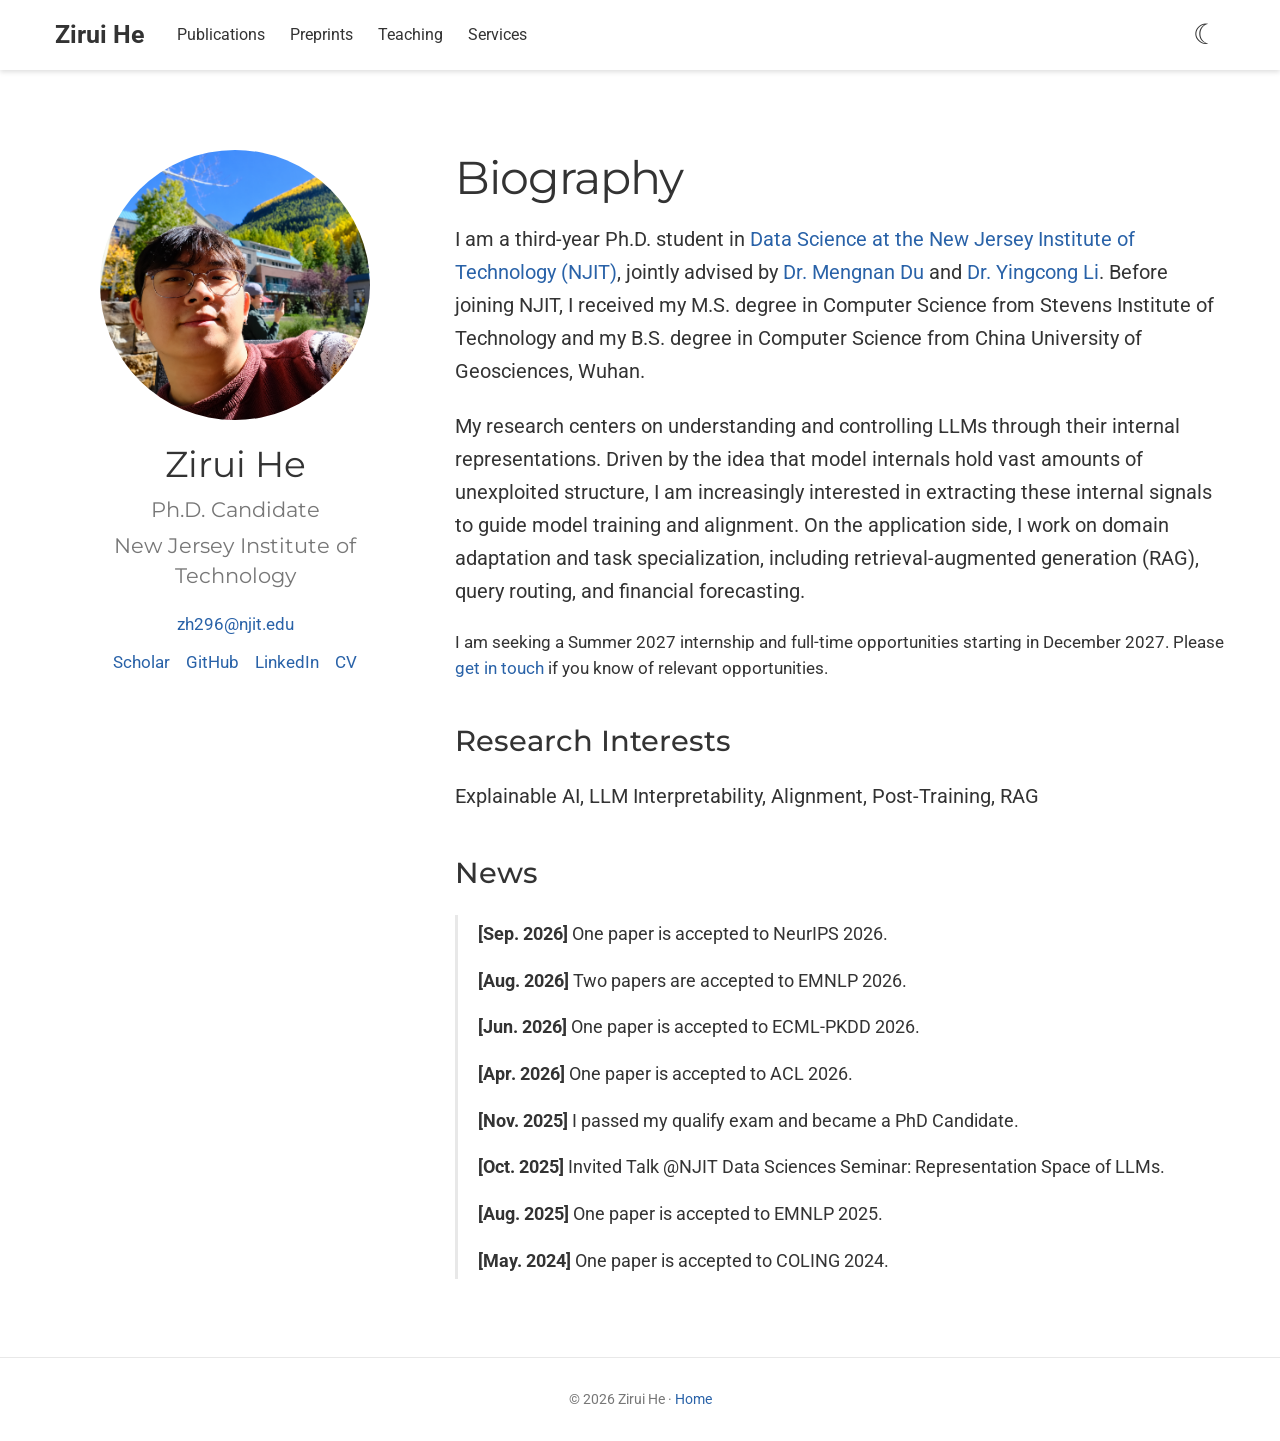
<file: index.html>
<!doctype html>
<html lang="en">
<head>
<meta charset="utf-8"><meta name="viewport" content="width=device-width, initial-scale=1">
<title>Zirui He</title>
<meta name="description" content="Personal academic homepage of Zirui He, Ph.D. Candidate at NJIT, working on LLM interpretability.">
<link rel="canonical" href="https://ziruihe99.github.io/">
<link rel="icon" href="/favicon.png">
<link rel="stylesheet" href="https://fonts.googleapis.com/css?family=Montserrat:400,700%7CRoboto:400,400italic,700&amp;display=swap">
<link rel="stylesheet" href="/academic.css">
<script>try{document.documentElement.dataset.theme=localStorage.getItem('theme')||'light'}catch(e){}</script>
</head>
<body>
<a class="skip" href="#main">Skip to content</a>
<header class="topbar"><nav aria-label="Main navigation" class="nav-inner">
<a class="brand" href="/">Zirui He</a>
<div class="nav-links"><a href="/publications.html" >Publications</a><a href="/preprints.html" >Preprints</a><a href="/teaching.html" >Teaching</a><a href="/services.html" >Services</a></div>
<button id="theme-toggle" aria-label="Switch to dark mode" title="Switch color theme">☾</button>
</nav></header>
<main id="main" class="home">

<aside class="profile" aria-label="Profile">
<img class="portrait" src="/portrait-fig2.png" alt="Zirui He" width="270" height="270">
<h1>Zirui He</h1><p class="position">Ph.D. Candidate</p><p class="affiliation">New Jersey Institute of Technology</p>
<a class="email" href="mailto:zh296@njit.edu">zh296@njit.edu</a>
<div class="socials"><a href="https://scholar.google.com/citations?user=ud9PPKAAAAAJ&hl=en&authuser=1">Scholar</a><a href="https://github.com/Ineedanamehere">GitHub</a><a href="https://www.linkedin.com/in/zirui-he-77b91a217">LinkedIn</a><a href="/curriculum_vitae.pdf">CV</a></div>
</aside>

<article>
<h2 id="biography">Biography</h2>

<p>I am a third-year Ph.D. student in <a href="https://ds.njit.edu/">Data Science at the New Jersey Institute of Technology (NJIT)</a>, jointly advised by <a href="https://mengnandu.com/">Dr. Mengnan Du</a> and <a href="https://yingcong-li.github.io/">Dr. Yingcong Li</a>. Before joining NJIT, I received my M.S. degree in Computer Science from Stevens Institute of Technology and my B.S. degree in Computer Science from China University of Geosciences, Wuhan.</p>

<p>My research centers on understanding and controlling LLMs through their internal representations. Driven by the idea that model internals hold vast amounts of unexploited structure, I am increasingly interested in extracting these internal signals to guide model training and alignment. On the application side, I work on domain adaptation and task specialization, including retrieval-augmented generation (RAG), query routing, and financial forecasting.</p>  
  
<p style="font-size: 0.85em; line-height: 1.5;">I am seeking a Summer 2027 internship and full-time opportunities starting in December 2027. Please <a href="mailto:zh296@njit.edu">get in touch</a> if you know of relevant opportunities.</p>

<h2 id="research-interests">Research Interests</h2>

<p>Explainable AI, LLM Interpretability, Alignment, Post-Training, RAG</p>

<h2 id="news">News</h2>
<ul>
  <li><strong>[Sep. 2026]</strong> One paper is accepted to NeurIPS 2026.</li>
  <li><strong>[Aug. 2026]</strong> Two papers are accepted to EMNLP 2026.</li>
  <li><strong>[Jun. 2026]</strong> One paper is accepted to ECML-PKDD 2026.</li>
  <li><strong>[Apr. 2026]</strong> One paper is accepted to ACL 2026.</li>
  <li><strong>[Nov. 2025]</strong> I passed my qualify exam and became a PhD Candidate.</li>
  <li><strong>[Oct. 2025]</strong> Invited Talk @NJIT Data Sciences Seminar: Representation Space of LLMs.</li>
  <li><strong>[Aug. 2025]</strong> One paper is accepted to EMNLP 2025.</li>
  <li><strong>[May. 2024]</strong> One paper is accepted to COLING 2024.</li>
</ul>

</article>
</main>
<footer>© 2026 Zirui He · <a href="/">Home</a></footer>
<script src="/academic.js"></script>
</body></html>
</file>
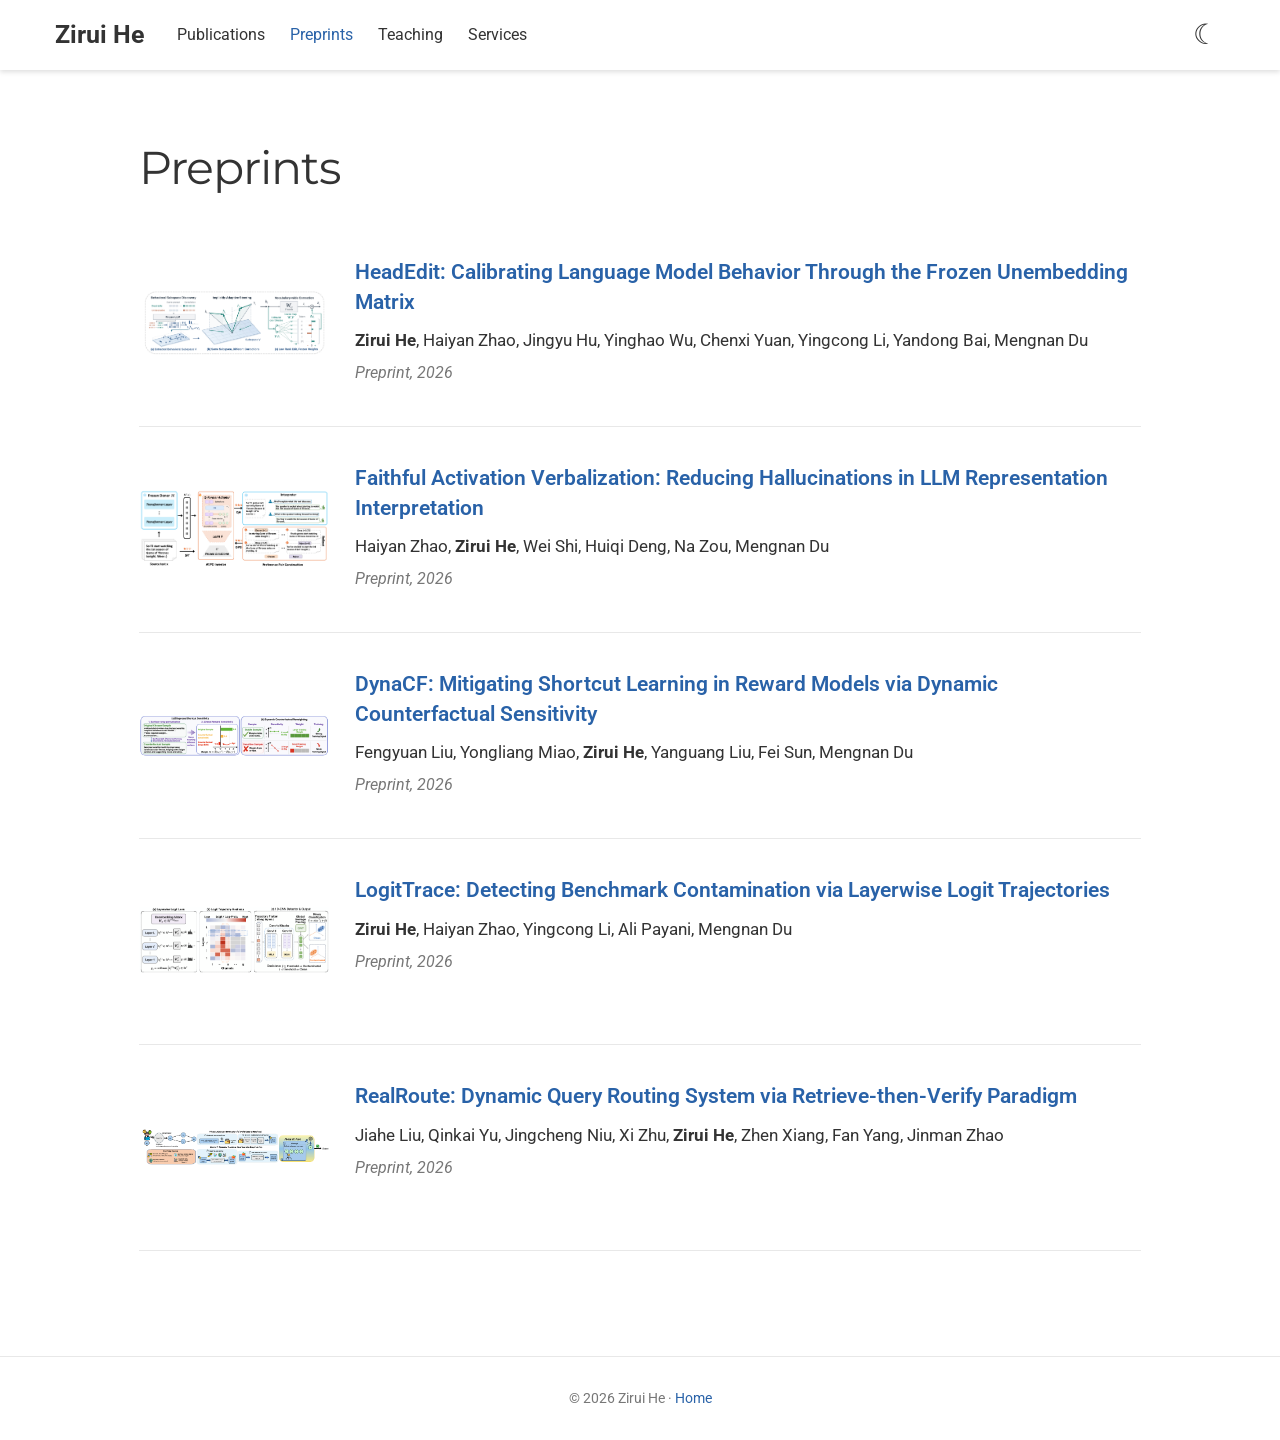
<file: preprints.html>
<!doctype html>
<html lang="en">
<head>
<meta charset="utf-8"><meta name="viewport" content="width=device-width, initial-scale=1">
<title>Preprints | Zirui He</title>
<meta name="description" content="Personal academic homepage of Zirui He, Ph.D. Candidate at NJIT, working on LLM interpretability.">
<link rel="canonical" href="https://ziruihe99.github.io/preprints.html">
<link rel="icon" href="/favicon.png">
<link rel="stylesheet" href="https://fonts.googleapis.com/css?family=Montserrat:400,700%7CRoboto:400,400italic,700&amp;display=swap">
<link rel="stylesheet" href="/academic.css">
<script>try{document.documentElement.dataset.theme=localStorage.getItem('theme')||'light'}catch(e){}</script>
</head>
<body>
<a class="skip" href="#main">Skip to content</a>
<header class="topbar"><nav aria-label="Main navigation" class="nav-inner">
<a class="brand" href="/">Zirui He</a>
<div class="nav-links"><a href="/publications.html" >Publications</a><a href="/preprints.html" aria-current="page">Preprints</a><a href="/teaching.html" >Teaching</a><a href="/services.html" >Services</a></div>
<button id="theme-toggle" aria-label="Switch to dark mode" title="Switch color theme">☾</button>
</nav></header>
<main id="main" class="document">

<article>
<h2 id="preprints" class="publication-heading">Preprints</h2>

<div class="publications">
<ol class="bibliography">



<li>
<div class="pub-row">
  <div class="col-sm-3 abbr" style="position: relative;padding-right: 15px;padding-left: 15px;">
     
    <img src="/headedit.png" class="teaser img-fluid z-depth-1" alt="Figure for HeadEdit: Calibrating Language Model Behavior Through the Frozen Unembedding Matrix" loading="lazy" />
    
    
  </div>
  <div class="col-sm-9" style="position: relative;padding-right: 15px;padding-left: 20px;">
      <div class="title"><a href="https://arxiv.org/abs/2610.01170">HeadEdit: Calibrating Language Model Behavior Through the Frozen Unembedding Matrix</a></div>
      <div class="author"><strong>Zirui He</strong>, Haiyan Zhao, Jingyu Hu, Yinghao Wu, Chenxi Yuan, Yingcong Li, Yandong Bai, Mengnan Du</div>
      <div class="periodical"><em>Preprint, 2026</em>
      </div>
    
  </div>
</div>
</li>
<br />



<li>
<div class="pub-row">
  <div class="col-sm-3 abbr" style="position: relative;padding-right: 15px;padding-left: 15px;">
     
    <img src="/avpo.png" class="teaser img-fluid z-depth-1" alt="Figure for Faithful Activation Verbalization: Reducing Hallucinations in LLM Representation Interpretation" loading="lazy" />
    
    
  </div>
  <div class="col-sm-9" style="position: relative;padding-right: 15px;padding-left: 20px;">
      <div class="title"><a href="https://arxiv.org/abs/2609.34033">Faithful Activation Verbalization: Reducing Hallucinations in LLM Representation Interpretation</a></div>
      <div class="author">Haiyan Zhao, <strong>Zirui He</strong>, Wei Shi, Huiqi Deng, Na Zou, Mengnan Du</div>
      <div class="periodical"><em>Preprint, 2026</em>
      </div>
    
  </div>
</div>
</li>
<br />



<li>
<div class="pub-row">
  <div class="col-sm-3 abbr" style="position: relative;padding-right: 15px;padding-left: 15px;">
     
    <img src="/dynacf.png" class="teaser img-fluid z-depth-1" alt="Figure for DynaCF: Mitigating Shortcut Learning in Reward Models via Dynamic Counterfactual Sensitivity" loading="lazy" />
    
    
  </div>
  <div class="col-sm-9" style="position: relative;padding-right: 15px;padding-left: 20px;">
      <div class="title"><a href="http://arxiv.org/abs/2606.09043">DynaCF: Mitigating Shortcut Learning in Reward Models via Dynamic Counterfactual Sensitivity</a></div>
      <div class="author">Fengyuan Liu, Yongliang Miao, <strong>Zirui He</strong>, Yanguang Liu, Fei Sun, Mengnan Du</div>
      <div class="periodical"><em>Preprint, 2026</em>
      </div>
    
  </div>
</div>
</li>
<br />



<li>
<div class="pub-row">
  <div class="col-sm-3 abbr" style="position: relative;padding-right: 15px;padding-left: 15px;">
     
    <img src="/logittrace.png" class="teaser img-fluid z-depth-1" alt="Figure for LogitTrace: Detecting Benchmark Contamination via Layerwise Logit Trajectories" loading="lazy" />
    
    
  </div>
  <div class="col-sm-9" style="position: relative;padding-right: 15px;padding-left: 20px;">
      <div class="title"><a href="https://arxiv.org/abs/2509.20909v2">LogitTrace: Detecting Benchmark Contamination via Layerwise Logit Trajectories</a></div>
      <div class="author"><strong>Zirui He</strong>, Haiyan Zhao, Yingcong Li, Ali Payani, Mengnan Du</div>
      <div class="periodical"><em>Preprint, 2026</em>
      </div>
    
  </div>
</div>
</li>
<br />



<li>
<div class="pub-row">
  <div class="col-sm-3 abbr" style="position: relative;padding-right: 15px;padding-left: 15px;">
     
    <img src="/realroute.png" class="teaser img-fluid z-depth-1" alt="Figure for RealRoute: Dynamic Query Routing System via Retrieve-then-Verify Paradigm" loading="lazy" />
    
    
  </div>
  <div class="col-sm-9" style="position: relative;padding-right: 15px;padding-left: 20px;">
      <div class="title"><a href="http://arxiv.org/abs/2604.20860">RealRoute: Dynamic Query Routing System via Retrieve-then-Verify Paradigm</a></div>
      <div class="author">Jiahe Liu, Qinkai Yu, Jingcheng Niu, Xi Zhu, <strong>Zirui He</strong>, Zhen Xiang, Fan Yang, Jinman Zhao</div>
      <div class="periodical"><em>Preprint, 2026</em>
      </div>
    
  </div>
</div>
</li>
<br />



</ol>
</div>

</article>
</main>
<footer>© 2026 Zirui He · <a href="/">Home</a></footer>
<script src="/academic.js"></script>
</body></html>
</file>
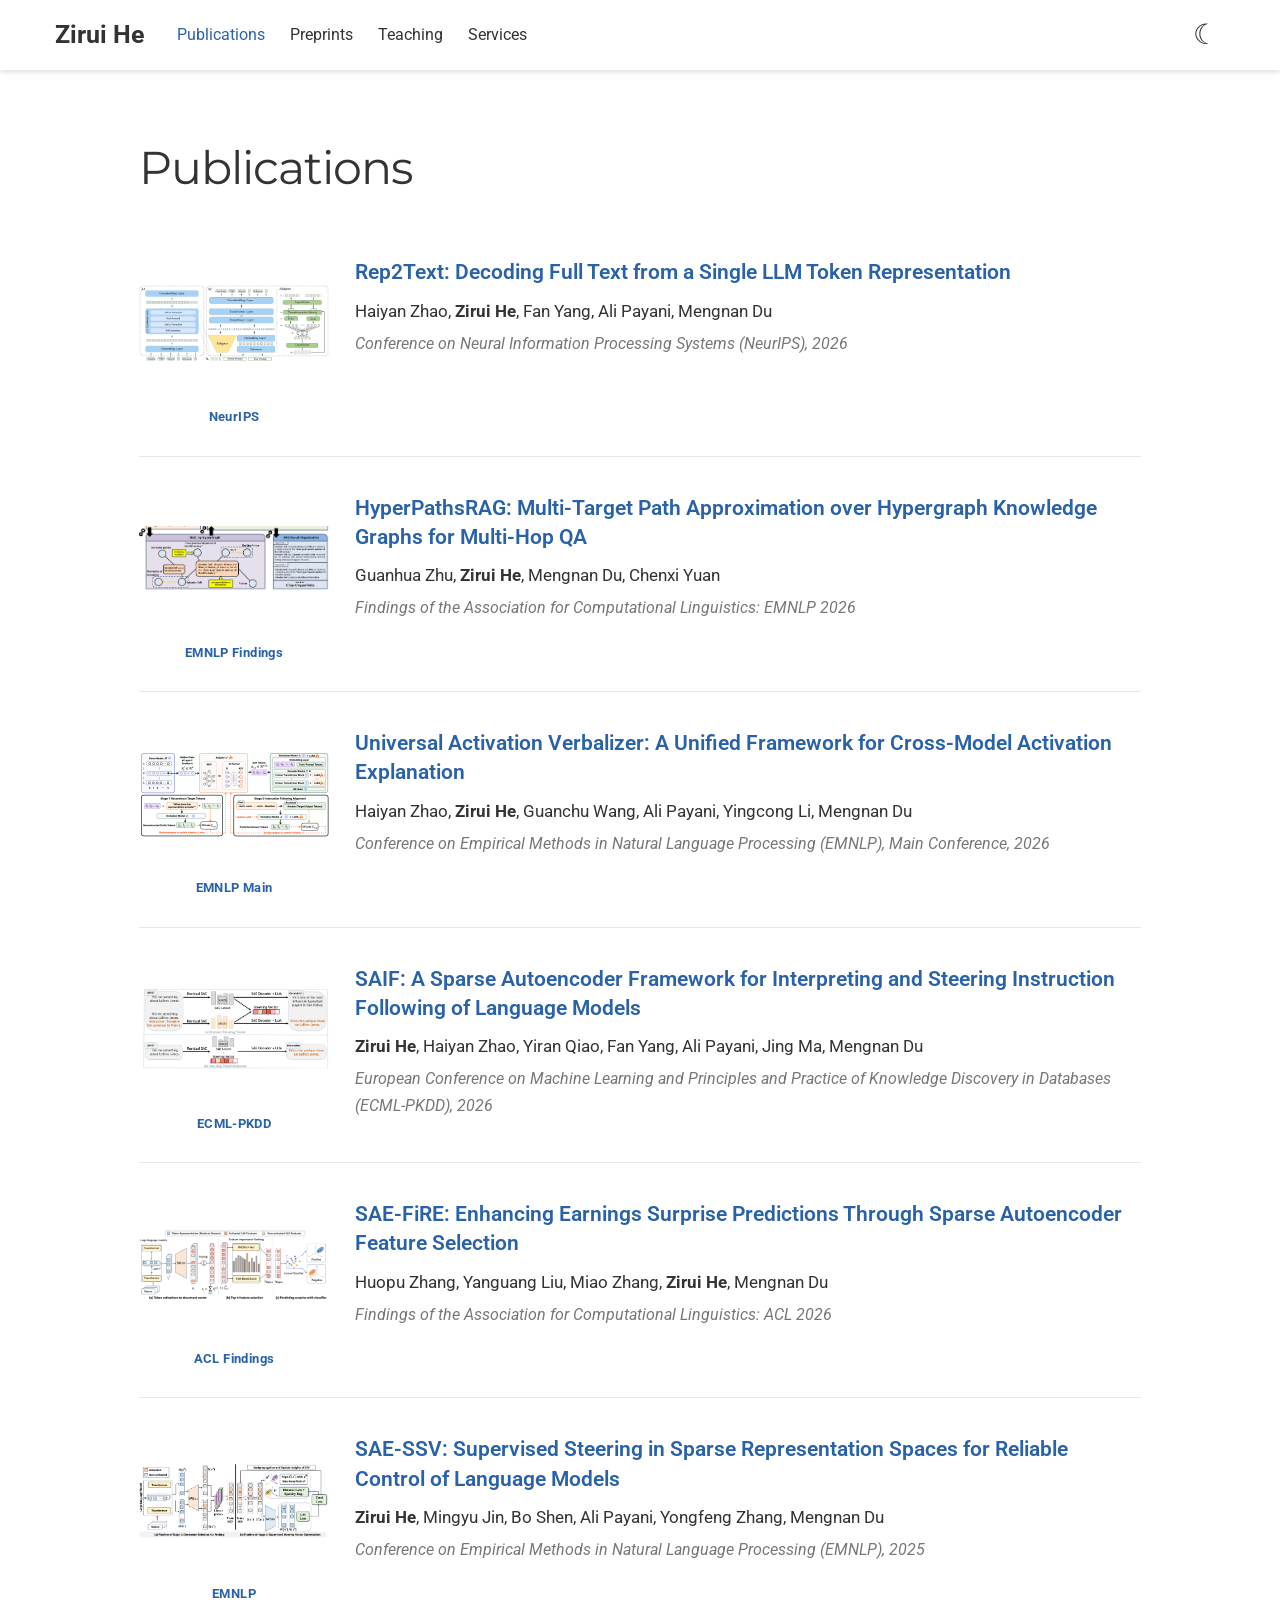
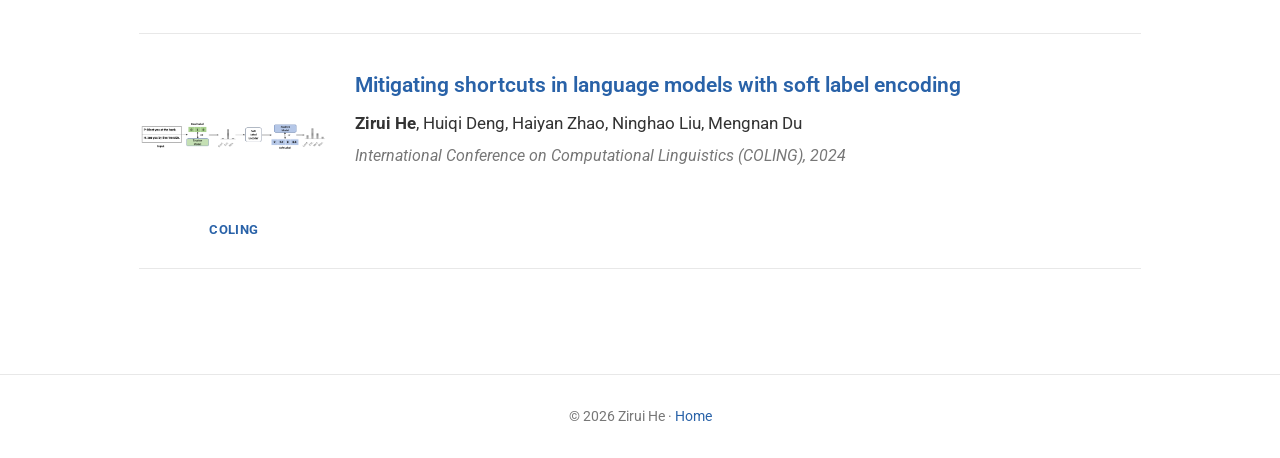
<file: publications.html>
<!doctype html>
<html lang="en">
<head>
<meta charset="utf-8"><meta name="viewport" content="width=device-width, initial-scale=1">
<title>Publications | Zirui He</title>
<meta name="description" content="Personal academic homepage of Zirui He, Ph.D. Candidate at NJIT, working on LLM interpretability.">
<link rel="canonical" href="https://ziruihe99.github.io/publications.html">
<link rel="icon" href="/favicon.png">
<link rel="stylesheet" href="https://fonts.googleapis.com/css?family=Montserrat:400,700%7CRoboto:400,400italic,700&amp;display=swap">
<link rel="stylesheet" href="/academic.css">
<script>try{document.documentElement.dataset.theme=localStorage.getItem('theme')||'light'}catch(e){}</script>
</head>
<body>
<a class="skip" href="#main">Skip to content</a>
<header class="topbar"><nav aria-label="Main navigation" class="nav-inner">
<a class="brand" href="/">Zirui He</a>
<div class="nav-links"><a href="/publications.html" aria-current="page">Publications</a><a href="/preprints.html" >Preprints</a><a href="/teaching.html" >Teaching</a><a href="/services.html" >Services</a></div>
<button id="theme-toggle" aria-label="Switch to dark mode" title="Switch color theme">☾</button>
</nav></header>
<main id="main" class="document">

<article>
<h2 id="publications" class="publication-heading">Publications</h2>

<div class="publications">
<ol class="bibliography">



<li>
<div class="pub-row">
  <div class="col-sm-3 abbr" style="position: relative;padding-right: 15px;padding-left: 15px;">
     
    <img src="/rep2text.png" class="teaser img-fluid z-depth-1" alt="Figure for Rep2Text: Decoding Full Text from a Single LLM Token Representation" loading="lazy" />
     
    <abbr class="badge">NeurIPS</abbr>
    
    
  </div>
  <div class="col-sm-9" style="position: relative;padding-right: 15px;padding-left: 20px;">
      <div class="title"><a href="https://arxiv.org/pdf/2511.06571">Rep2Text: Decoding Full Text from a Single LLM Token Representation</a></div>
      <div class="author">Haiyan Zhao, <strong>Zirui He</strong>, Fan Yang, Ali Payani, Mengnan Du</div>
      <div class="periodical"><em>Conference on Neural Information Processing Systems (NeurIPS), 2026</em>
      </div>
    
  </div>
</div>
</li>
<br />



<li>
<div class="pub-row">
  <div class="col-sm-3 abbr" style="position: relative;padding-right: 15px;padding-left: 15px;">
     
    <img src="/hyperpathsrag.png" class="teaser img-fluid z-depth-1" alt="Figure for HyperPathsRAG: Multi-Target Path Approximation over Hypergraph Knowledge Graphs for Multi-Hop QA" loading="lazy" />
     
    <abbr class="badge">EMNLP Findings</abbr>
    
    
  </div>
  <div class="col-sm-9" style="position: relative;padding-right: 15px;padding-left: 20px;">
      <div class="title"><a href="https://openreview.net/pdf?id=szEogTm2ZF">HyperPathsRAG: Multi-Target Path Approximation over Hypergraph Knowledge Graphs for Multi-Hop QA</a></div>
      <div class="author">Guanhua Zhu, <strong>Zirui He</strong>, Mengnan Du, Chenxi Yuan</div>
      <div class="periodical"><em>Findings of the Association for Computational Linguistics: EMNLP 2026</em>
      </div>
    
  </div>
</div>
</li>
<br />



<li>
<div class="pub-row">
  <div class="col-sm-3 abbr" style="position: relative;padding-right: 15px;padding-left: 15px;">
     
    <img src="/uav.png" class="teaser img-fluid z-depth-1" alt="Figure for Universal Activation Verbalizer: A Unified Framework for Cross-Model Activation Explanation" loading="lazy" />
     
    <abbr class="badge">EMNLP Main</abbr>
    
    
  </div>
  <div class="col-sm-9" style="position: relative;padding-right: 15px;padding-left: 20px;">
      <div class="title"><a href="https://arxiv.org/abs/2605.25903">Universal Activation Verbalizer: A Unified Framework for Cross-Model Activation Explanation</a></div>
      <div class="author">Haiyan Zhao, <strong>Zirui He</strong>, Guanchu Wang, Ali Payani, Yingcong Li, Mengnan Du</div>
      <div class="periodical"><em>Conference on Empirical Methods in Natural Language Processing (EMNLP), Main Conference, 2026</em>
      </div>
    
  </div>
</div>
</li>
<br />



<li>
<div class="pub-row">
  <div class="col-sm-3 abbr" style="position: relative;padding-right: 15px;padding-left: 15px;">
     
    <img src="/saif.png" class="teaser img-fluid z-depth-1" alt="Figure for SAIF: A Sparse Autoencoder Framework for Interpreting and Steering Instruction Following of Language Models" loading="lazy" />
     
    <abbr class="badge">ECML-PKDD</abbr>
    
    
  </div>
  <div class="col-sm-9" style="position: relative;padding-right: 15px;padding-left: 20px;">
      <div class="title"><a href="https://arxiv.org/abs/2502.11356">SAIF: A Sparse Autoencoder Framework for Interpreting and Steering Instruction Following of Language Models</a></div>
      <div class="author"><strong>Zirui He</strong>, Haiyan Zhao, Yiran Qiao, Fan Yang, Ali Payani, Jing Ma, Mengnan Du</div>
      <div class="periodical"><em>European Conference on Machine Learning and Principles and Practice of Knowledge Discovery in Databases (ECML-PKDD), 2026</em>
      </div>
    
  </div>
</div>
</li>
<br />



<li>
<div class="pub-row">
  <div class="col-sm-3 abbr" style="position: relative;padding-right: 15px;padding-left: 15px;">
     
    <img src="/saefire.png" class="teaser img-fluid z-depth-1" alt="Figure for SAE-FiRE: Enhancing Earnings Surprise Predictions Through Sparse Autoencoder Feature Selection" loading="lazy" />
     
    <abbr class="badge">ACL Findings</abbr>
    
    
  </div>
  <div class="col-sm-9" style="position: relative;padding-right: 15px;padding-left: 20px;">
      <div class="title"><a href="https://arxiv.org/abs/2505.14420v2">SAE-FiRE: Enhancing Earnings Surprise Predictions Through Sparse Autoencoder Feature Selection</a></div>
      <div class="author">Huopu Zhang, Yanguang Liu, Miao Zhang, <strong>Zirui He</strong>, Mengnan Du</div>
      <div class="periodical"><em>Findings of the Association for Computational Linguistics: ACL 2026</em>
      </div>
    
  </div>
</div>
</li>
<br />



<li>
<div class="pub-row">
  <div class="col-sm-3 abbr" style="position: relative;padding-right: 15px;padding-left: 15px;">
     
    <img src="/saessv.png" class="teaser img-fluid z-depth-1" alt="Figure for SAE-SSV: Supervised Steering in Sparse Representation Spaces for Reliable Control of Language Models" loading="lazy" />
     
    <abbr class="badge">EMNLP</abbr>
    
    
  </div>
  <div class="col-sm-9" style="position: relative;padding-right: 15px;padding-left: 20px;">
      <div class="title"><a href="https://aclanthology.org/2025.emnlp-main.112.pdf">SAE-SSV: Supervised Steering in Sparse Representation Spaces for Reliable Control of Language Models</a></div>
      <div class="author"><strong>Zirui He</strong>, Mingyu Jin, Bo Shen, Ali Payani, Yongfeng Zhang, Mengnan Du</div>
      <div class="periodical"><em>Conference on Empirical Methods in Natural Language Processing (EMNLP), 2025</em>
      </div>
    
  </div>
</div>
</li>
<br />



<li>
<div class="pub-row">
  <div class="col-sm-3 abbr" style="position: relative;padding-right: 15px;padding-left: 15px;">
     
    <img src="/sle.png" class="teaser img-fluid z-depth-1" alt="Figure for Mitigating shortcuts in language models with soft label encoding" loading="lazy" />
     
    <abbr class="badge">COLING</abbr>
    
    
  </div>
  <div class="col-sm-9" style="position: relative;padding-right: 15px;padding-left: 20px;">
      <div class="title"><a href="https://aclanthology.org/2024.lrec-main.991.pdf">Mitigating shortcuts in language models with soft label encoding</a></div>
      <div class="author"><strong>Zirui He</strong>, Huiqi Deng, Haiyan Zhao, Ninghao Liu, Mengnan Du</div>
      <div class="periodical"><em>International Conference on Computational Linguistics (COLING), 2024</em>
      </div>
    
  </div>
</div>
</li>
<br />



</ol>
</div>

</article>
</main>
<footer>© 2026 Zirui He · <a href="/">Home</a></footer>
<script src="/academic.js"></script>
</body></html>
</file>
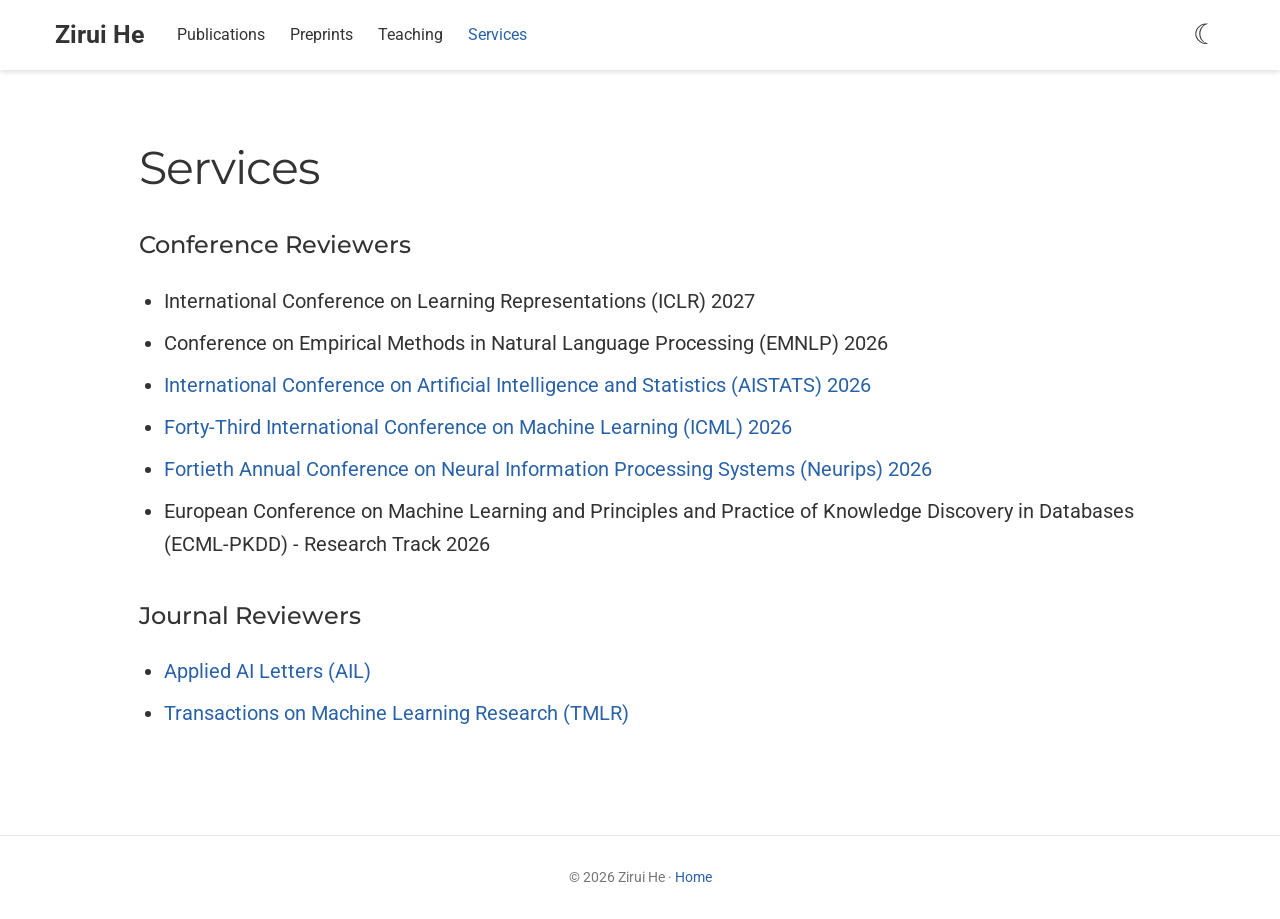
<file: services.html>
<!doctype html>
<html lang="en">
<head>
<meta charset="utf-8"><meta name="viewport" content="width=device-width, initial-scale=1">
<title>Services | Zirui He</title>
<meta name="description" content="Personal academic homepage of Zirui He, Ph.D. Candidate at NJIT, working on LLM interpretability.">
<link rel="canonical" href="https://ziruihe99.github.io/services.html">
<link rel="icon" href="/favicon.png">
<link rel="stylesheet" href="https://fonts.googleapis.com/css?family=Montserrat:400,700%7CRoboto:400,400italic,700&amp;display=swap">
<link rel="stylesheet" href="/academic.css">
<script>try{document.documentElement.dataset.theme=localStorage.getItem('theme')||'light'}catch(e){}</script>
</head>
<body>
<a class="skip" href="#main">Skip to content</a>
<header class="topbar"><nav aria-label="Main navigation" class="nav-inner">
<a class="brand" href="/">Zirui He</a>
<div class="nav-links"><a href="/publications.html" >Publications</a><a href="/preprints.html" >Preprints</a><a href="/teaching.html" >Teaching</a><a href="/services.html" aria-current="page">Services</a></div>
<button id="theme-toggle" aria-label="Switch to dark mode" title="Switch color theme">☾</button>
</nav></header>
<main id="main" class="document">

<article>
<h2 id="services">Services</h2>

<h4 style="margin:0 10px 0;">Conference Reviewers</h4>

<ul style="margin:0 0 5px;">
  <li>International Conference on Learning Representations (ICLR) 2027</li>
  <li>Conference on Empirical Methods in Natural Language Processing (EMNLP) 2026</li>
  <li><a href="https://aistats.org/aistats2026/"><autocolor>International Conference on Artificial Intelligence and Statistics (AISTATS) 2026</autocolor></a></li>
  <li><a href="https://icml.cc/"><autocolor>Forty-Third International Conference on Machine Learning (ICML) 2026</autocolor></a></li>
  <li><a href="https://neurips.cc"><autocolor>Fortieth Annual Conference on Neural Information Processing Systems (Neurips) 2026</autocolor></a></li>
  <li><autocolor>European Conference on Machine Learning and Principles and Practice of Knowledge Discovery in Databases (ECML-PKDD) - Research Track 2026</autocolor></li>
</ul>

<h4 style="margin:0 10px 0;">Journal Reviewers</h4>

<ul style="margin:0 0 20px;">
  <li><a href="https://onlinelibrary.wiley.com/journal/26895595"><autocolor>Applied AI Letters (AIL)</autocolor></a></li>
  <li><a href="https://jmlr.org/tmlr/"><autocolor>Transactions on Machine Learning Research (TMLR)</autocolor></a></li>
</ul>

</article>
</main>
<footer>© 2026 Zirui He · <a href="/">Home</a></footer>
<script src="/academic.js"></script>
</body></html>
</file>
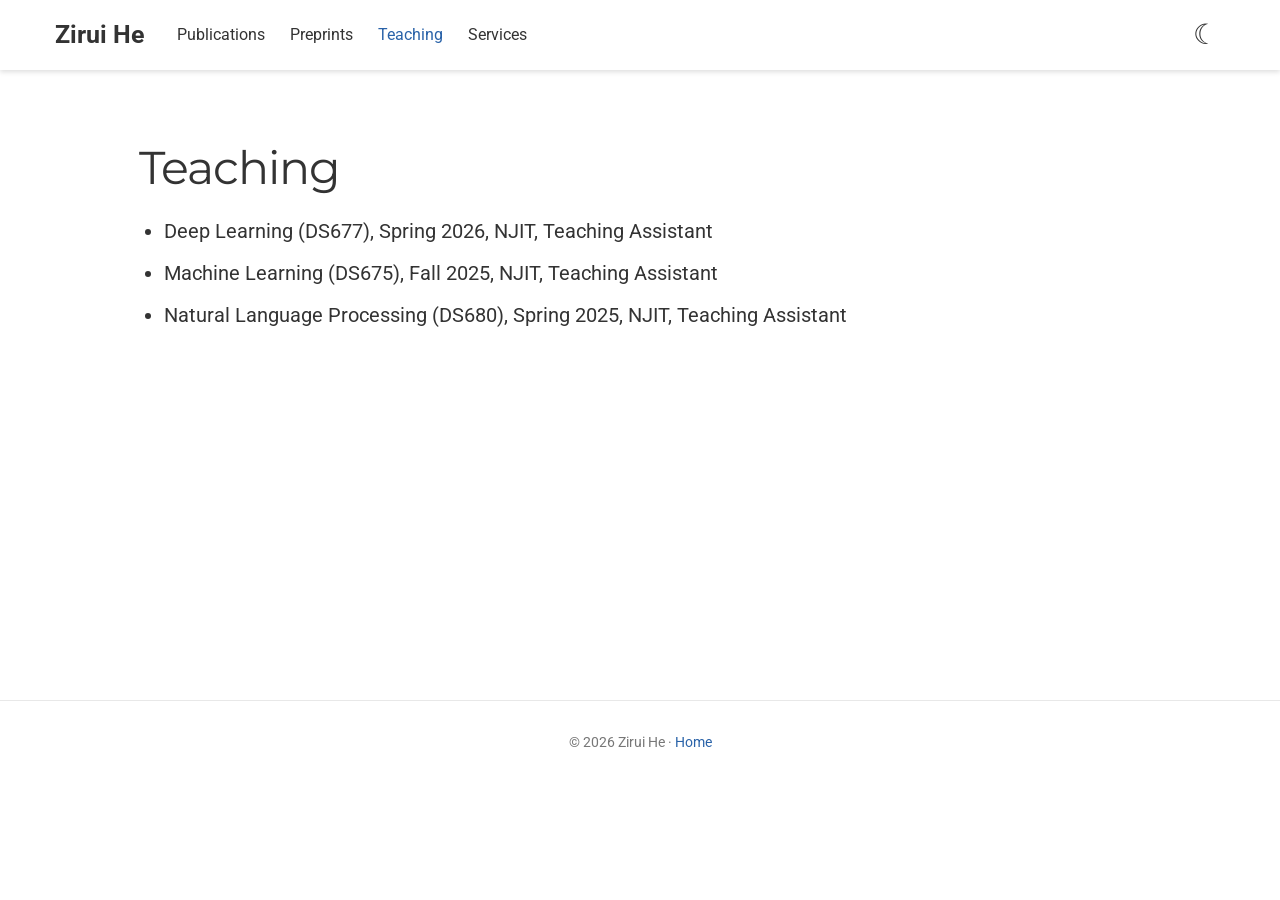
<file: teaching.html>
<!doctype html>
<html lang="en">
<head>
<meta charset="utf-8"><meta name="viewport" content="width=device-width, initial-scale=1">
<title>Teaching | Zirui He</title>
<meta name="description" content="Personal academic homepage of Zirui He, Ph.D. Candidate at NJIT, working on LLM interpretability.">
<link rel="canonical" href="https://ziruihe99.github.io/teaching.html">
<link rel="icon" href="/favicon.png">
<link rel="stylesheet" href="https://fonts.googleapis.com/css?family=Montserrat:400,700%7CRoboto:400,400italic,700&amp;display=swap">
<link rel="stylesheet" href="/academic.css">
<script>try{document.documentElement.dataset.theme=localStorage.getItem('theme')||'light'}catch(e){}</script>
</head>
<body>
<a class="skip" href="#main">Skip to content</a>
<header class="topbar"><nav aria-label="Main navigation" class="nav-inner">
<a class="brand" href="/">Zirui He</a>
<div class="nav-links"><a href="/publications.html" >Publications</a><a href="/preprints.html" >Preprints</a><a href="/teaching.html" aria-current="page">Teaching</a><a href="/services.html" >Services</a></div>
<button id="theme-toggle" aria-label="Switch to dark mode" title="Switch color theme">☾</button>
</nav></header>
<main id="main" class="document">

<article>
<h2 id="teaching">Teaching</h2>

<ul style="margin:0 0 20px;">
  <li><autocolor>Deep Learning (DS677), Spring 2026, NJIT, Teaching Assistant</autocolor></li>
  <li><autocolor>Machine Learning (DS675), Fall 2025, NJIT, Teaching Assistant</autocolor></li>
  <li><autocolor>Natural Language Processing (DS680), Spring 2025, NJIT, Teaching Assistant</autocolor></li>
</ul>

</article>
</main>
<footer>© 2026 Zirui He · <a href="/">Home</a></footer>
<script src="/academic.js"></script>
</body></html>
</file>
<file: academic.css>
*{box-sizing:border-box}html{--bg:#fff;--text:#333;--muted:#777;--link:#2962a8;--line:#e8e8e8;--nav:#fff;color-scheme:light;scroll-behavior:smooth;scroll-padding-top:100px}html[data-theme=dark]{--bg:#242733;--text:#f0f0f2;--muted:#a7abb4;--link:#83ace8;--line:#393d49;--nav:#272a36;color-scheme:dark}body{margin:0;background:var(--bg);color:var(--text);font-family:Roboto,Arial,Helvetica,sans-serif;font-size:20px;line-height:1.65}a{color:var(--link);text-decoration:none}a:hover{text-decoration:underline}a:focus-visible,button:focus-visible{outline:3px solid var(--link);outline-offset:5px}.topbar{position:sticky;top:0;z-index:5;background:var(--nav);box-shadow:0 2px 5px #0002}.nav-inner{max-width:1200px;margin:auto;min-height:70px;display:flex;align-items:center;gap:32px;padding:12px 15px}.brand{font-size:25px;font-weight:700;color:var(--text);white-space:nowrap}.nav-links{display:flex;gap:25px;font-size:16px}.nav-links a{color:var(--text)}.nav-links a[aria-current=page]{color:var(--link)}#theme-toggle{margin-left:auto;border:0;background:transparent;color:var(--text);font-size:28px;cursor:pointer;width:40px;height:40px;line-height:1}.home{display:grid;grid-template-columns:360px minmax(0,1fr);gap:40px;max-width:1200px;margin:0 auto;padding:80px 15px 60px}.profile{text-align:center}.portrait{display:block;width:270px;height:270px;border-radius:50%;object-fit:cover;margin:0 auto 20px}.profile h1{font-size:36px;font-weight:400;line-height:1.25;margin:22px 0 8px}.position,.affiliation{font-size:21px;line-height:1.4;color:var(--muted);margin:7px 0}.email{display:block;margin:20px 0 10px;font-size:17px}.socials{display:flex;justify-content:center;flex-wrap:wrap;gap:16px;font-size:17px}.home article>h2:first-child,.document article>h2:first-child{font-size:46px;font-weight:400;letter-spacing:-1px;margin:0 0 18px;line-height:1.2}.home article>h2:not(:first-child){font-size:29px;font-weight:500;margin:36px 0 15px}p{margin:0 0 22px}ul{padding-left:25px}li{margin:0 0 9px}.home article ul{font-size:18px}.home article h2#news+ul{list-style:none;padding-left:20px;border-left:3px solid var(--line)}.home article h2#news+ul li{padding:4px 0}.document{max-width:1050px;padding:70px 24px;margin:0 auto;min-height:70vh}.document h4{font-size:24px;font-weight:500;margin:30px 0 18px!important}.document ul{margin:20px 0 35px!important}.bibliography{list-style:none;padding:0;margin:35px 0}.pub-row{display:grid;grid-template-columns:190px minmax(0,1fr);gap:26px;padding:28px 0;border-bottom:1px solid var(--line)}.pub-row>div{padding:0!important}.teaser{width:100%;height:130px;object-fit:contain;background:white;border-radius:4px}.badge{display:block;font-size:13px;letter-spacing:.03em;font-weight:700;text-align:center;color:var(--link);margin-top:8px}.title{font-size:21px;font-weight:600;line-height:1.4}.author{font-size:17px;margin-top:9px}.periodical{font-size:16px;color:var(--muted);margin-top:6px}.links{display:flex;gap:10px;flex-wrap:wrap;margin-top:12px}.btn{border:1px solid var(--link);border-radius:3px;font-size:14px!important;padding:1px 10px}.bibliography>br{display:none}footer{text-align:center;font-size:14px;color:var(--muted);padding:30px 20px;border-top:1px solid var(--line)}.skip{position:absolute;left:12px;top:-100px;padding:10px;background:var(--bg);z-index:20}.skip:focus{top:5px}@media(max-width:850px){.home{grid-template-columns:1fr;padding-top:40px;gap:45px;max-width:730px}.home article{padding:0 12px}.portrait{width:220px;height:220px}.profile h1{font-size:32px}.nav-inner{gap:18px}.nav-links{gap:15px}.home article>h2:first-child,.document article>h2:first-child{font-size:36px}body{font-size:18px}.document{padding-top:40px}}@media(max-width:520px){.nav-inner{flex-wrap:wrap;gap:5px 12px;padding:10px 18px}.brand{font-size:22px}.nav-links{order:3;width:100%;gap:22px;font-size:15px}.pub-row{grid-template-columns:1fr;gap:15px}.teaser{width:180px;height:110px}.abbr{text-align:left}.badge{text-align:left}.home{padding-left:12px;padding-right:12px}.title{font-size:19px}}@media(prefers-reduced-motion:reduce){html{scroll-behavior:auto}}

h1,h2,h3,h4,.affiliation,.position{font-family:Montserrat,Arial,sans-serif}

.document article>h2.publication-heading{font-size:46px;font-weight:400;letter-spacing:-1px;line-height:1.2;margin:55px 0 18px}.document article>h2.publication-heading:first-child{margin-top:0}@media(max-width:850px){.document article>h2.publication-heading{font-size:36px}}

@media(max-width:520px){.nav-links{gap:10px 16px;flex-wrap:wrap;font-size:14px}}
</file>
